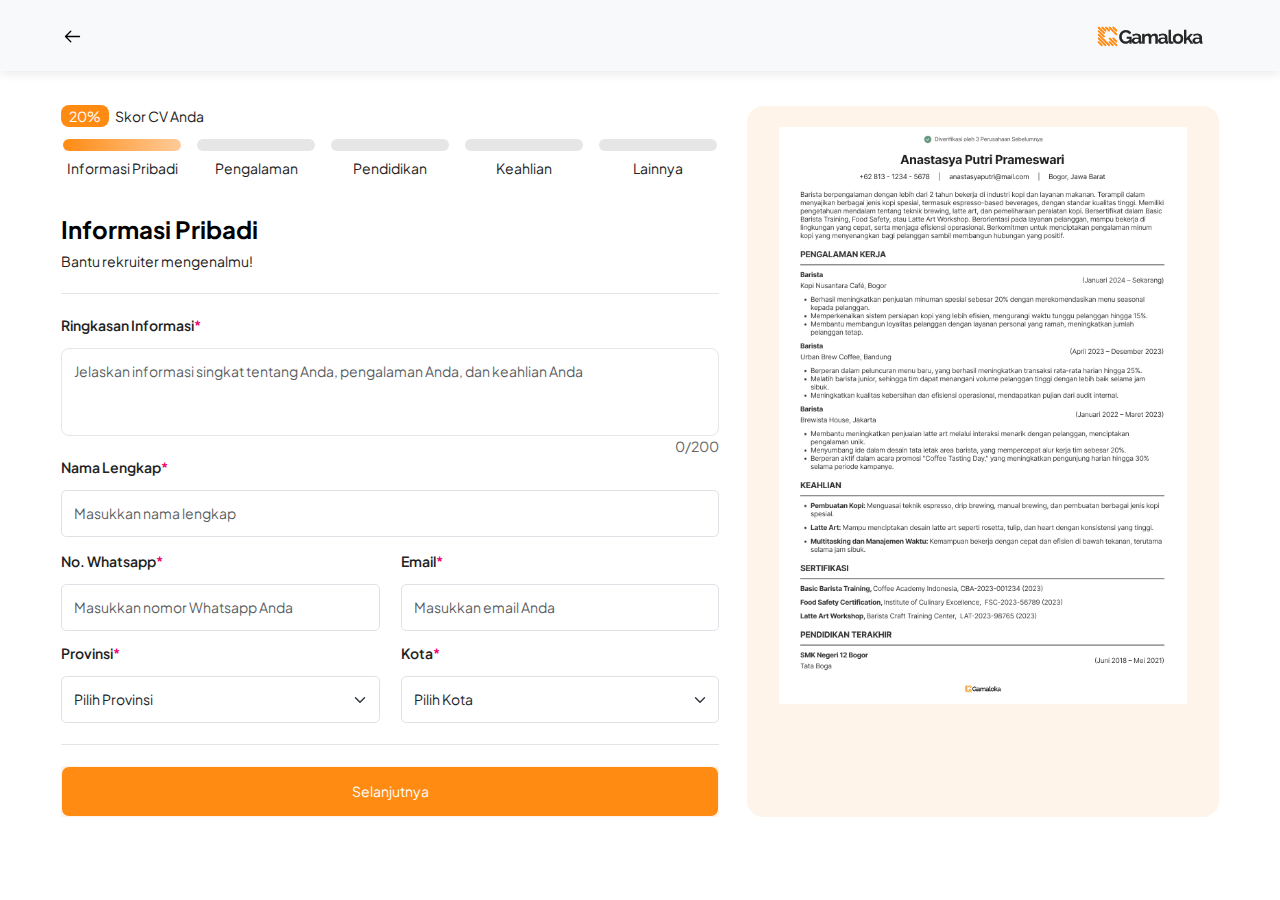
<file: index.html>
<!DOCTYPE html>
<html lang="en">

<head>
    <meta charset="UTF-8">
    <meta name="viewport" content="width=device-width, initial-scale=1.0">
    <!-- Font -->
    <link rel="preconnect" href="https://fonts.googleapis.com">
    <link rel="preconnect" href="https://fonts.gstatic.com" crossorigin>
    <link
        href="https://fonts.googleapis.com/css2?family=Inter:ital,opsz,wght@0,14..32,100..900;1,14..32,100..900&family=Montserrat:ital,wght@0,100..900;1,100..900&family=Plus+Jakarta+Sans:ital,wght@0,200..800;1,200..800&display=swap"
        rel="stylesheet">
    <!-- Bootstrap -->
    <link href="https://cdn.jsdelivr.net/npm/bootstrap@5.3.3/dist/css/bootstrap.min.css" rel="stylesheet"
        integrity="sha384-QWTKZyjpPEjISv5WaRU9OFeRpok6YctnYmDr5pNlyT2bRjXh0JMhjY6hW+ALEwIH" crossorigin="anonymous">
    <link rel="stylesheet" href="./form-style.css">
    <title>Form</title>
</head>

<body>
    <nav class="navbar bg-body-tertiary">
        <div class="container-fluid">
            <a class="btn" href="#">
                <div class="arrow">
                    <img src="./assets/arrow.svg" alt="arrow">
                </div>
            </a>
            <a class="navbar-brand">
                <img src="./assets/logo.png" alt="gamaloka-logo">
            </a>
        </div>
    </nav>
    <main>
        <form action="" id="dynamicForm">
            <div class="step-wrapper">
                <p class="status"><span id="score"></span> Skor CV Anda</p>
                <div class="step-container">
                    <div class="step-item">
                        <span class="step"></span>
                        <p class="caption">Informasi Pribadi</p>
                    </div>
                    <div class="step-item">
                        <span class="step"></span>
                        <p class="caption">Pengalaman</p>
                    </div>
                    <div class="step-item">
                        <span class="step"></span>
                        <p class="caption">Pendidikan</p>
                    </div>
                    <div class="step-item">
                        <span class="step"></span>
                        <p class="caption">Keahlian</p>
                    </div>
                    <div class="step-item">
                        <span class="step"></span>
                        <p class="caption">Lainnya</p>
                    </div>
                </div>
            </div>

            <div class="tab user">
                <h1>Informasi Pribadi</h1>
                <p>Bantu rekruiter mengenalmu!</p>
                <hr>

                <label>Ringkasan Informasi<span class="required">*</span></label>
                <textarea class="form-control" id="description" oninput="this.classList.remove('invalid')"
                    placeholder="Jelaskan informasi singkat tentang Anda, pengalaman Anda, dan keahlian Anda"></textarea>
                <p id="countInfo"></p>
                <label>Nama Lengkap<span class="required">*</span></label>
                <input class="form-control" oninput="this.classList.remove('invalid')" placeholder="Masukkan nama lengkap" style="margin-bottom: 1rem;">

                <div class="row">
                    <div class="col">
                        <label>No. Whatsapp<span class="required">*</span></label>
                        <input type="tel" class="form-control" placeholder="Masukkan nomor Whatsapp Anda"
                            oninput="this.classList.remove('invalid')" >
                    </div>
                    <div class="col">
                        <label>Email<span class="required">*</span></label>
                        <input type="email" class="form-control" placeholder="Masukkan email Anda"
                            oninput="this.classList.remove('invalid')">
                    </div>
                </div>
                <div class="row">
                    <div class="col">
                        <label>Provinsi<span class="required">*</span></label>
                        <select class="form-select" aria-label="Default select example" oninput="this.classList.remove('invalid')">
                            <option value="" selected>Pilih Provinsi</option>
                            <option value="1">DKI Jakarta</option>
                            <option value="2">Jawa Barat</option>
                            <option value="3">Banten</option>
                        </select>
                    </div>
                    <div class="col">
                        <label>Kota<span class="required">*</span></label>
                        <select class="form-select" aria-label="Default select example" oninput="this.classList.remove('invalid')">
                            <option value="" selected>Pilih Kota</option>
                            <option value="1">Jakarta</option>
                            <option value="2">Bogor</option>
                            <option value="4">Depok</option>
                            <option value="5">Tangerang</option>
                            <option value="6">Bekasi</option>
                            <option value="7">Bandung</option>
                        </select>
                    </div>
                </div>
            </div>

            <div class="tab experience">
                <h1>Pengalaman</h1>
                <p>Bantu rekruiter mengenalmu!</p>
                <hr>
                <div id="experience-wrapper">
                    <h5>Pengalaman Kerja</h5>
                    <div id="experience-box"></div>
                    <button class="add" id="addExperience">
                        Tambah Pengalaman Kerja
                        <img src="./assets/add.svg" alt="add">
                    </button>
                </div>
                <div id="experience-form"></div>
            </div>

            <div class="tab education">
                <h1>Pendidikan</h1>
                <p>Bantu rekruiter mengenalmu!</p>
                <hr>
                <div id="education-wrapper">
                    <h5>Pendidikan Terakhir</h5>
                    <div id="education-box"></div>
                    <div class="info" id="info">
                        <img src="./assets/info.svg" alt="info">
                        Isi dengan jenjang pendidikan yang terakhir telah diselesaikan. Anda hanya dapat mengisi satu
                        riwayat pendidikan.
                    </div>
                    <button class="add" id="addEducation">
                        Tambah Pendidikan
                        <img src="./assets/add.svg" alt="add">
                    </button>
                    <h5>Sertifikasi</h5>
                    <div id="certification-box"></div>
                    <button class="add" id="addCertificate">
                        Tambah Sertifikasi
                        <img src="./assets/add.svg" alt="add">
                    </button>
                </div>
                <div id="education-form"></div>
            </div>

            <div class="tab skills">
                <h1>Keahlian</h1>
                <p>Bantu rekruiter mengenalmu!</p>
                <hr>
                <div id="skills-wrapper">
                    <h5>Keahlian</h5>
                    <div id="skill-box"></div>
                    <button class="add" id="addSkills">
                        Tambah Keahlian
                        <img src="./assets/add.svg" alt="add">
                    </button>
                </div>
                <div id="skills-form"></div>
            </div>
            <div class="tab other">
                <h1>Lainnya</h1>
                <p>Bantu rekruiter mengenalmu!</p>
                <div class="info" id="other-info">
                    <img src="./assets/info.svg" alt="info">
                    Anda bisa melewati halaman ini dan melanjutkan ke langkah berikutnya.
                </div>
                <hr>
                <div id="other-wrapper">
                    <h5>Rekomendasi</h5>
                    <div id="other-box"></div>
                    <button class="add" id="addOthers">
                        Tambah Rekomendasi
                        <img src="./assets/add.svg" alt="add">
                    </button>
                </div>
                <div id="other-form"></div>
            </div>

            <div id="tab-navigation">
                <hr>
                <div class="btn-container" id="main-btn" style="overflow:auto;">
                    <div class="btn-box">
                        <button type="button" id="prevBtn" onclick="nextPrev(-1)">Sebelumnya</button>
                        <button type="button" id="nextBtn" onclick="nextPrev(1)">Selanjutnya</button>
                    </div>
                </div>
            </div>
        </form>
        <div class="preview">
            <img src="./assets/cv-1.png" alt="cv-1">
        </div>
    </main>
    <script src="https://cdn.jsdelivr.net/npm/bootstrap@5.3.3/dist/js/bootstrap.bundle.min.js"
        integrity="sha384-YvpcrYf0tY3lHB60NNkmXc5s9fDVZLESaAA55NDzOxhy9GkcIdslK1eN7N6jIeHz"
        crossorigin="anonymous"></script>
    <script src="./form-script.js"></script>
</body>

</html>
</file>
<file: form-style.css>
:root {
    --primary: #FF8B13;
    --secondary: #FFCB99;
    --light: #FFF4E9;
    --black: #222;
    --white: #FFF;
    --light-gray: #E6E6E6;
    --medium-dark-gray: #939393;
    --dark-gray: #666;
    --red: #f00073;
    --invalid-red: #ffdddd;
    --blue: #0A83B5;
}

*,
*::before,
*::after {
    box-sizing: border-box;
    -moz-box-sizing: border-box;
    -webkit-box-sizing: border-box;
}

* {
    color: var(--black);
    font-family: 'Plus Jakarta Sans', sans-serif;
    font-size: 14px;
    margin: 0;
    padding: 0;
}

p {
    margin: 0;
}

hr {
    border-top: var(--bs-border-width) solid var(--medium-dark-gray);
    margin: 1.5rem 0;
}

h5,
label {
    margin-bottom: 12px;
    padding: 0;
    font-size: 1rem;
    font-weight: 600;
}

.navbar {
    --bs-navbar-color: var(--white);
    --bs-navbar-padding-x: 1rem;
    --bs-navbar-padding-y: 1rem;
    box-shadow: 0px 4px 8px 0px rgba(34, 34, 34, 0.08);
}

.navbar-brand img {
    width: 109px;
    height: 24px;
}

.container-fluid {
    padding: 0;
}

.btn {
    --bs-btn-padding-x: 0;
    --bs-btn-padding-y: 0;
    --bs-btn-border-radius: 0px;
}

.arrow img {
    width: 1.5rem;
    height: 1.5rem;
}

.arrow span {
    font-weight: 500;
}

main {
    margin: 2rem 1rem;
}

#regForm {
    background-color: var(--white);
    margin: 100px auto;
    padding: 40px;
    width: 70%;
    min-width: 300px;
}

input,
#fileInput {
    border-radius: 8px;
    border: 1px solid var(--light-gray);
    background: var(--white);
    padding: 12px;
    width: 100%;
}

#fileInput:hover {
    cursor: pointer;
}


.form-control,
.form-select {
    padding: 12px;
}

.required {
    color: var(--red);
}

#description,
#experience,
#skill {
    border-radius: 8px;
    border: 1px solid var(--light-gray);
    position: relative;
    resize: none;
    width: 100%;
    height: 88px;
    padding: 12px;
}

#description::placeholder {
    white-space: normal;
}

#countInfo,
#countExperience,
#countSkill {
    color: var(--dark-gray);
    text-align: right;
}


.form-control.invalid,
.form-select.invalid {
    background: #ffdddd;
}


.tab {
    display: none;
}

.tab h1 {
    color: #000;
    font-family: "Plus Jakarta Sans";
    font-size: 24px;
    font-style: normal;
    font-weight: 700;
    line-height: normal;
}


.step-wrapper {
    margin-bottom: 2.5rem;
    display: none;
}

.status {
    margin-bottom: 12px;
}

.step-container {
    display: flex;
    gap: 12px;
}

.step {
    height: 12px;
    width: 118px;
    margin: 0 2px;
    background-color: var(--light-gray);
    border-radius: 8px;
    display: block;
}

.step.active {
    border-radius: 8px;
    background: linear-gradient(90deg, var(--primary) 0%, var(--secondary) 100%);
}

.step.finish {
    background-color: var(--primary);
}

.step-item p {
    font-size: 14px;
    text-align: center;
}

.caption {
    margin-top: 0.5rem;
}

#score {
    border-radius: 8px;
    background: var(--primary);
    color: var(--white);
    padding: 2px 8px;
    justify-content: center;
    align-items: center;
    margin-right: 4px;
    gap: 10px;
}

.preview {
    display: none;
    border-radius: 16px;
    background: var(--light);
    padding: 21px 32px;
    flex-grow: 0;
    max-width: 80%;
}

.preview img {
    width: 100%;
}

.row {
    margin-bottom: 12px;
}

.experience-form-group button,
.education-form-group button,
.certificate-form-group button,
.skills-form-group button,
.other-form-group button {
    padding: 14px 40px;
}

.experience-form-group input,
.education-form-group input,
.certificate-form-group input,
.skills-form-group input,
.other-form-group input {
    margin-bottom: 12px;
}

.inputHeading {
    display: flex;
    justify-content: space-between;
    align-items: center;
}

.inputHeading p {
    margin: 0;
}

.inputHeading .subheading {
    font-weight: 600;
}

.inputHeading .date {
    font-size: 12px;
}

input[type="file"] {
    display: none;
}

.btn-container {
    display: flex;
    justify-content: space-between;
}

.btn-box {
    display: flex;
    gap: 16px;
}

#btnFormContainer {
    width: 100%;
    display: flex;
    justify-content: space-between;
}

.btn-box {
    width: 100%;
    display: flex;
    justify-content: space-between;
}

#nextBtn,
#prevBtn,
#saveExp,
#backExp {
    width: 100%;
    padding: 14px 0;
}

#nextBtn,
#saveExp,
#submit {
    border-radius: 8px;
    border: 0.75px solid var(--light);
    background: var(--primary);
    box-shadow: 0px 0px 8px 0px rgba(255, 139, 19, 0.32);
    color: var(--white);

}

#prevBtn,
#backExp,
#back {
    border-radius: 8px;
    border: 0.75px solid var(--light-gray);
    background: var(--white);
    box-shadow: 0px 0px 24px 0px rgba(255, 216, 178, 0.08);
}


.add {
    color: var(--primary);
    border-radius: 8px;
    border: 0.75px solid var(--light-gray);
    background: var(--white);
    box-shadow: 0px 0px 24px 0px rgba(255, 216, 178, 0.08);
    display: flex;
    gap: 10px;
    padding: 14px 40px;
    margin-bottom: 10px;
    width: fit-content;
}

.add h5 {
    font-weight: 400;
    margin: 0;
}

.info {
    border-radius: 8px;
    background: #E5F7FF;
    display: flex;
    align-items: center;
    gap: 12px;
    margin: 12px 0;
    padding: 6px 16px;
    word-wrap: break-word;
    color: var(--blue);
    font-feature-settings: 'liga' off, 'clig' off;
    font-family: Inter;
    font-size: 12px;
    font-style: normal;
    font-weight: 400;
    line-height: 140%;
    letter-spacing: -0.24px;
}

@media screen and (min-width: 720px) {

    main {
        margin: 2rem;
    }

    #nextBtn,
    #prevBtn {
        width: 100%;
        padding: 14px 40px;
    }

    .step-wrapper {
        display: block;
    }
}

@media screen and (min-width: 1280px) {

    #nextBtn,
    #prevBtn {
        width: 100%;
        padding: 14px 40px;
    }

    .navbar {
        --bs-navbar-padding-x: 4.38rem;
        --bs-navbar-padding-y: 1.25rem;
    }

    main {
        display: flex;
        justify-content: center;
        gap: 2rem;
        margin: 2.5rem 4.38rem;
    }

    .preview {
        display: block;
    }
}
</file>
